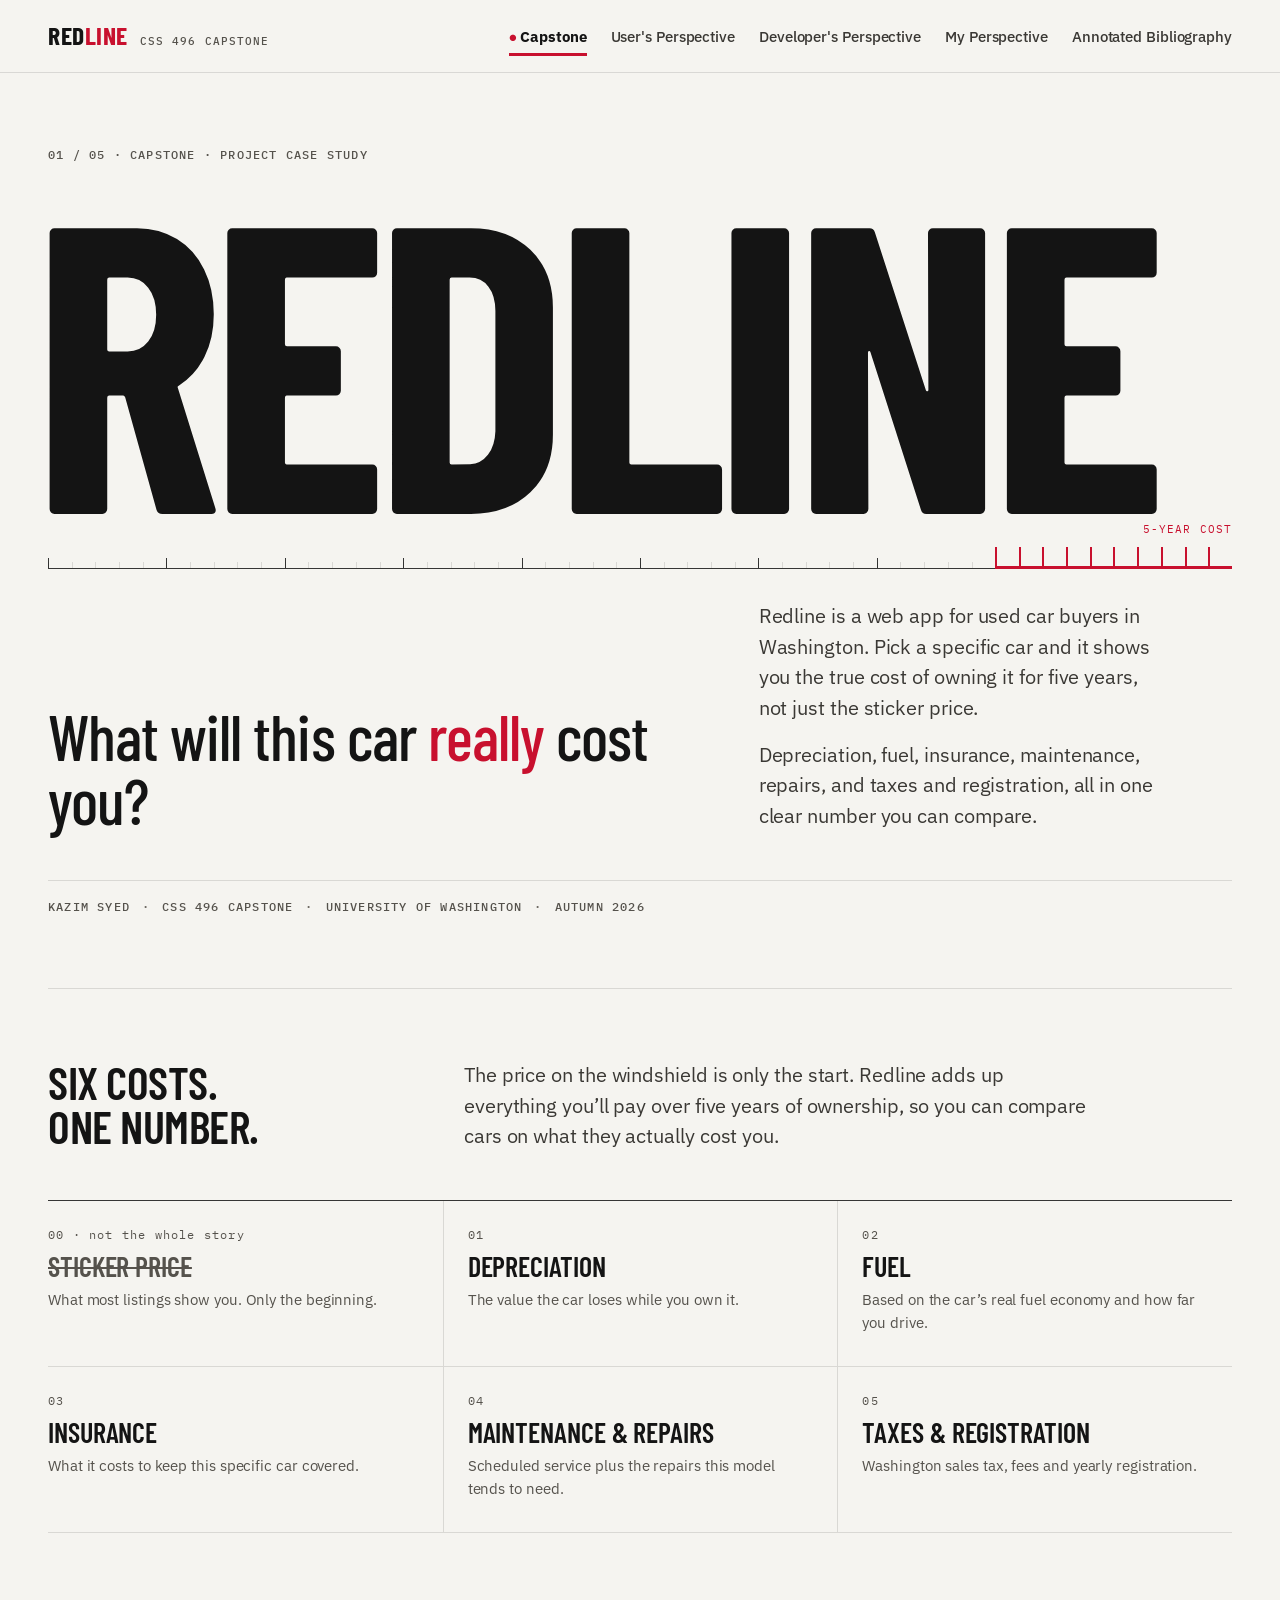
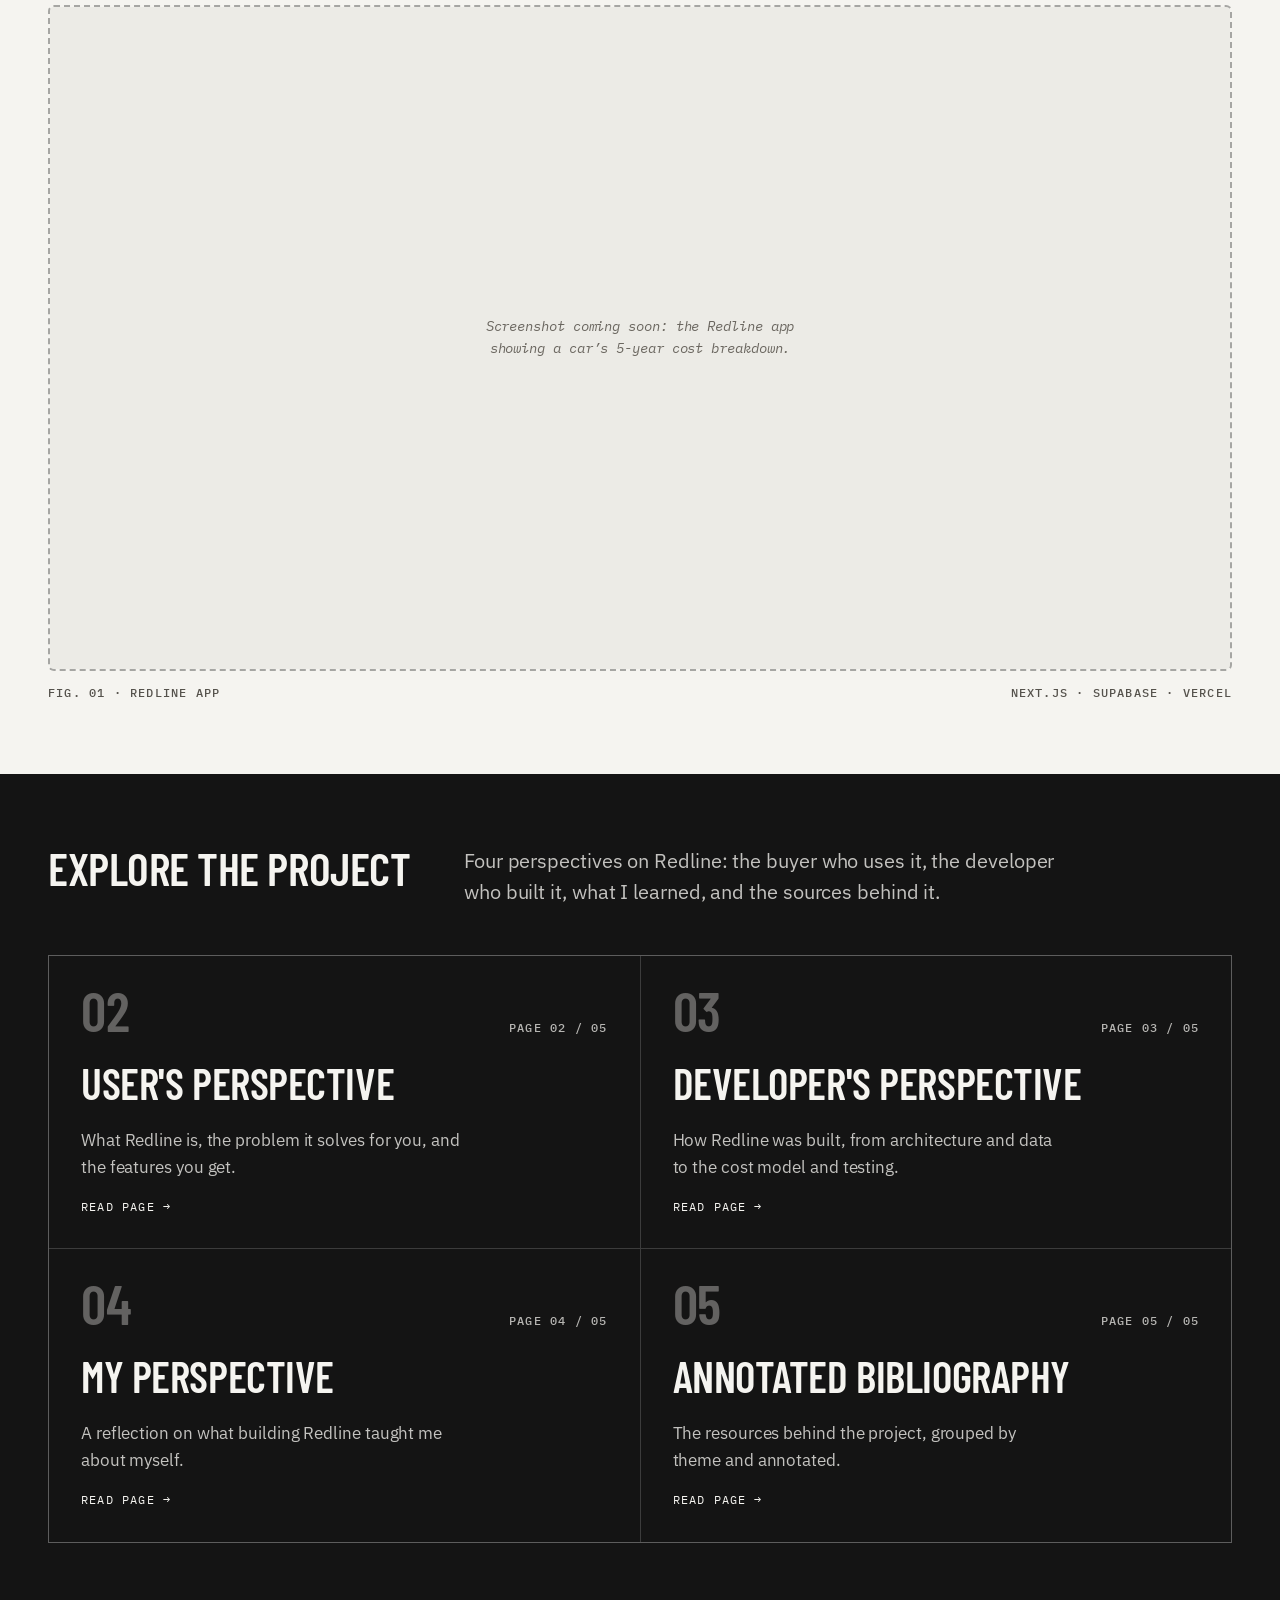
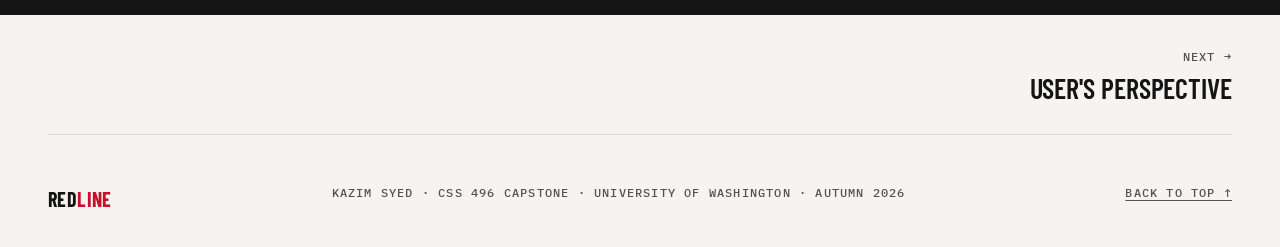
<file: index.html>
<!DOCTYPE html>
<html lang="en">
<head>
  <meta charset="UTF-8">
  <meta name="viewport" content="width=device-width, initial-scale=1">
  <title>Capstone · Redline · Kazim Syed</title>
  <meta name="description" content="Kazim Syed's CSS 496 capstone portfolio for Redline, a web app that shows used car buyers in Washington the true 5-year cost of owning a specific car.">
  <meta name="theme-color" content="#f5f4f0">
  <link rel="icon" href="data:image/svg+xml,%3Csvg xmlns='http://www.w3.org/2000/svg' viewBox='0 0 32 32'%3E%3Crect width='32' height='32' fill='%23141414'/%3E%3Crect x='6' y='20' width='20' height='3' fill='%23c8102e'/%3E%3C/svg%3E">
  <link rel="preconnect" href="https://fonts.googleapis.com">
  <link rel="preconnect" href="https://fonts.gstatic.com" crossorigin>
  <link rel="stylesheet" href="https://fonts.googleapis.com/css2?family=Barlow+Condensed:wght@500;600;700&family=IBM+Plex+Mono:wght@400;500&family=IBM+Plex+Sans:ital,wght@0,400;0,500;0,600;0,700;1,400&display=swap">
  <link rel="stylesheet" href="style.css">
</head>
<body>
  <a class="skip" href="#main">Skip to main content</a>
  <header class="site-header">
    <div class="wrap">
      <a class="brand" href="index.html" aria-label="Redline Capstone, home">
        <span class="brand-mark">Red<span>line</span></span>
        <span class="label">CSS 496 Capstone</span>
      </a>
      <nav class="nav" aria-label="Portfolio pages">
        <ul>
          <li><a href="index.html" aria-current="page">Capstone</a></li>
          <li><a href="users-perspective.html">User's Perspective</a></li>
          <li><a href="developers-perspective.html">Developer's Perspective</a></li>
          <li><a href="my-perspective.html">My Perspective</a></li>
          <li><a href="annotated-bibliography.html">Annotated Bibliography</a></li>
        </ul>
      </nav>
    </div>
  </header>

  <main id="main">
    <section class="hero wrap" aria-labelledby="hero-title">
      <p class="label">01 / 05 &middot; Capstone &middot; Project case study</p>
      <h1 class="hero-title" id="hero-title"><span>Redline</span></h1>
      <div class="redline" aria-hidden="true"><span class="redline-tag">5-year cost</span></div>
      <div class="hero-grid">
        <p class="hook">What will this car <em>really</em> cost you?</p>
        <div class="hero-copy">
          <p>Redline is a web app for used car buyers in Washington. Pick a specific car and it shows you the true cost of owning it for five years, not just the sticker price.</p>
          <p>Depreciation, fuel, insurance, maintenance, repairs, and taxes and registration, all in one clear number you can compare.</p>
        </div>
      </div>
      <p class="byline label"><span>Kazim Syed</span><span>CSS 496 Capstone</span><span>University of Washington</span><span>Autumn 2026</span></p>
    </section>

    <section class="costs wrap" aria-labelledby="costs-title">
      <div class="section-head">
        <h2 id="costs-title">Six costs.<br>One number.</h2>
        <p>The price on the windshield is only the start. Redline adds up everything you&rsquo;ll pay over five years of ownership, so you can compare cars on what they actually cost you.</p>
      </div>
      <ol class="cost-list">
        <li class="is-sticker">
          <span class="cost-num">00 &middot; not the whole story</span>
          <span class="cost-name">Sticker price</span>
          <p>What most listings show you. Only the beginning.</p>
        </li>
        <li>
          <span class="cost-num">01</span>
          <span class="cost-name">Depreciation</span>
          <p>The value the car loses while you own it.</p>
        </li>
        <li>
          <span class="cost-num">02</span>
          <span class="cost-name">Fuel</span>
          <p>Based on the car&rsquo;s real fuel economy and how far you drive.</p>
        </li>
        <li>
          <span class="cost-num">03</span>
          <span class="cost-name">Insurance</span>
          <p>What it costs to keep this specific car covered.</p>
        </li>
        <li>
          <span class="cost-num">04</span>
          <span class="cost-name">Maintenance &amp; repairs</span>
          <p>Scheduled service plus the repairs this model tends to need.</p>
        </li>
        <li>
          <span class="cost-num">05</span>
          <span class="cost-name">Taxes &amp; registration</span>
          <p>Washington sales tax, fees and yearly registration.</p>
        </li>
      </ol>
    </section>

    <section class="shot wrap" aria-label="App screenshot">
      <figure>
        <div class="shot-frame" role="img" aria-label="Placeholder for a screenshot of the Redline app showing a car's 5-year cost breakdown">
          <p>Screenshot coming soon: the Redline app showing a car&rsquo;s 5-year cost breakdown.</p>
        </div>
        <figcaption><span class="label">Fig. 01 &middot; Redline app</span><span class="label">Next.js &middot; Supabase &middot; Vercel</span></figcaption>
      </figure>
    </section>

    <section class="explore" aria-labelledby="explore-title">
      <div class="wrap">
        <div class="section-head">
          <h2 id="explore-title">Explore the project</h2>
          <p>Four perspectives on Redline: the buyer who uses it, the developer who built it, what I learned, and the sources behind it.</p>
        </div>
        <ul class="cards">
        <li class="card">
          <a href="users-perspective.html">
            <span class="card-top"><span class="card-num">02</span><span class="label">Page 02 / 05</span></span>
            <h3>User's Perspective</h3>
            <div class="card-body">
              <p>What Redline is, the problem it solves for you, and the features you get.</p>
              <span class="card-go">Read page <span class="arrow" aria-hidden="true">&rarr;</span></span>
            </div>
          </a>
        </li>
        <li class="card">
          <a href="developers-perspective.html">
            <span class="card-top"><span class="card-num">03</span><span class="label">Page 03 / 05</span></span>
            <h3>Developer's Perspective</h3>
            <div class="card-body">
              <p>How Redline was built, from architecture and data to the cost model and testing.</p>
              <span class="card-go">Read page <span class="arrow" aria-hidden="true">&rarr;</span></span>
            </div>
          </a>
        </li>
        <li class="card">
          <a href="my-perspective.html">
            <span class="card-top"><span class="card-num">04</span><span class="label">Page 04 / 05</span></span>
            <h3>My Perspective</h3>
            <div class="card-body">
              <p>A reflection on what building Redline taught me about myself.</p>
              <span class="card-go">Read page <span class="arrow" aria-hidden="true">&rarr;</span></span>
            </div>
          </a>
        </li>
        <li class="card">
          <a href="annotated-bibliography.html">
            <span class="card-top"><span class="card-num">05</span><span class="label">Page 05 / 05</span></span>
            <h3>Annotated Bibliography</h3>
            <div class="card-body">
              <p>The resources behind the project, grouped by theme and annotated.</p>
              <span class="card-go">Read page <span class="arrow" aria-hidden="true">&rarr;</span></span>
            </div>
          </a>
        </li>
        </ul>
      </div>
    </section>

    <nav class="wrap" aria-label="Previous and next page">
      <div class="pager">
        <a class="next" href="users-perspective.html"><span class="label">Next &rarr;</span><strong>User's Perspective</strong></a>
      </div>
    </nav>
  </main>

  <footer class="site-footer">
    <div class="wrap">
      <span class="footer-mark">Red<span>line</span></span>
      <p class="label">Kazim Syed &middot; CSS 496 Capstone &middot; University of Washington &middot; Autumn 2026</p>
      <p class="label"><a href="#main">Back to top &uarr;</a></p>
    </div>
  </footer>
</body>
</html>
</file>
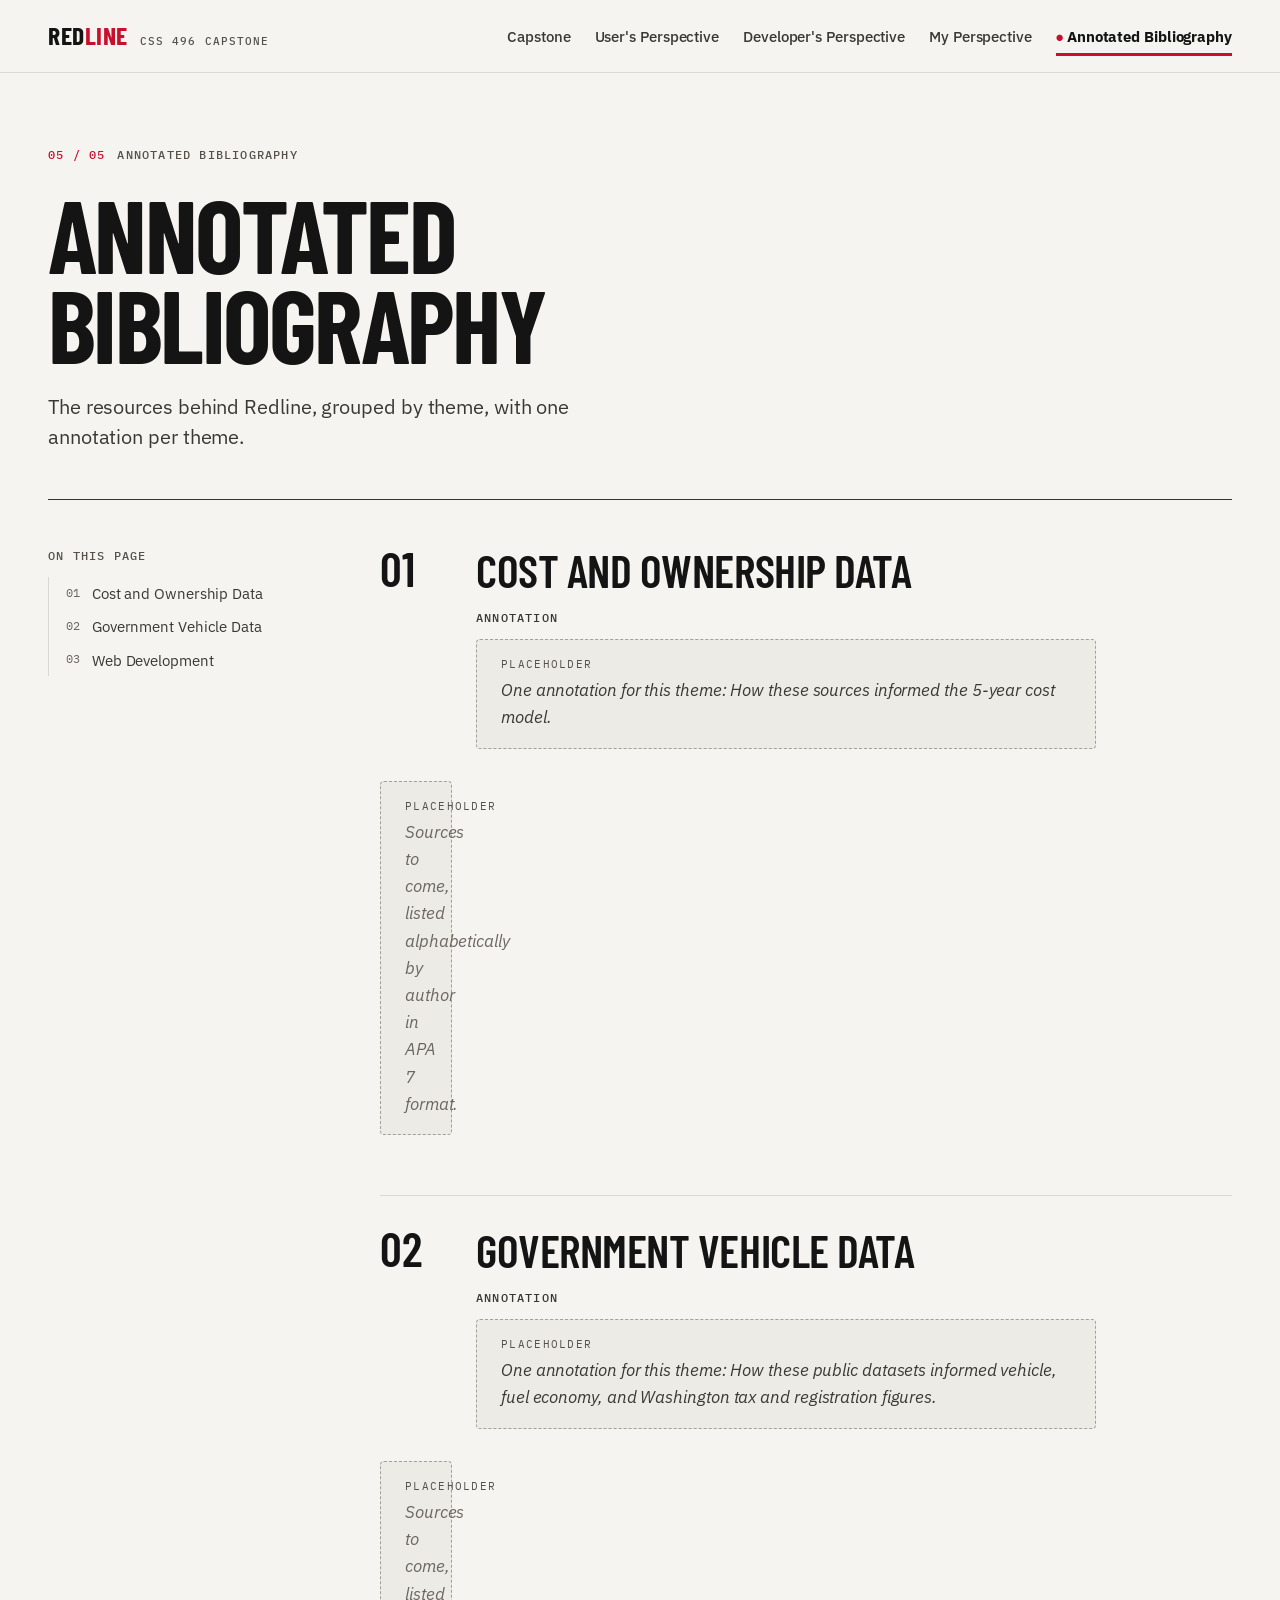
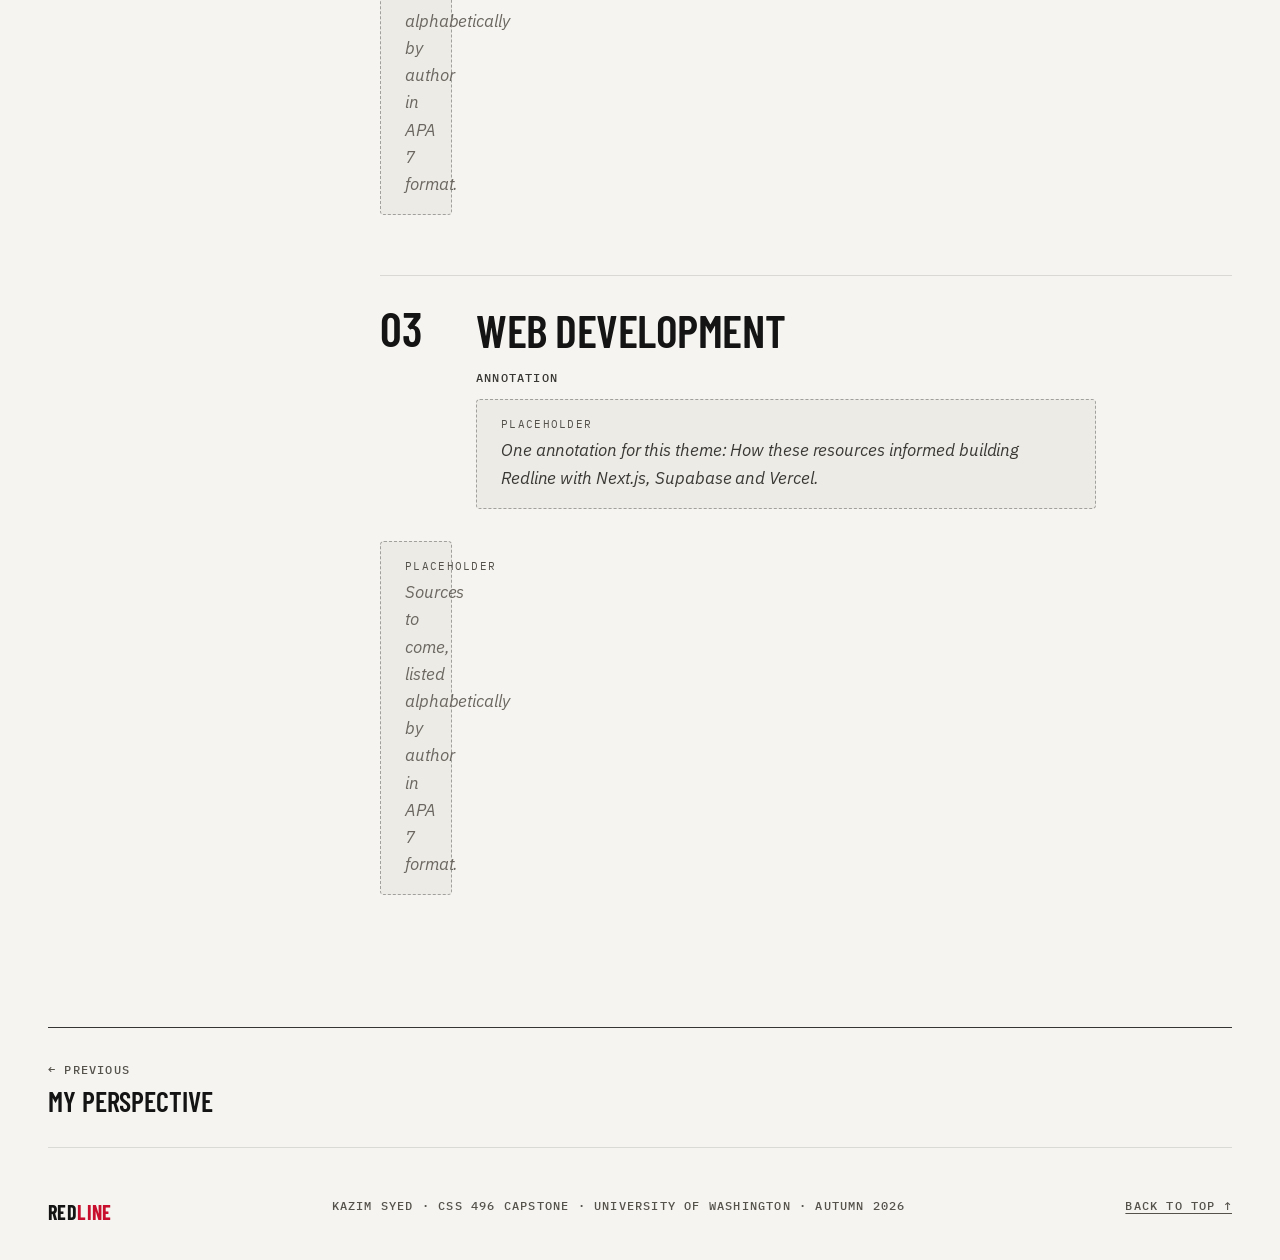
<file: annotated-bibliography.html>
<!DOCTYPE html>
<html lang="en">
<head>
  <meta charset="UTF-8">
  <meta name="viewport" content="width=device-width, initial-scale=1">
  <title>Annotated Bibliography · Redline Capstone · Kazim Syed</title>
  <meta name="description" content="Annotated Bibliography: The resources behind Redline, grouped by theme, with one annotation per theme.">
  <meta name="theme-color" content="#f5f4f0">
  <link rel="icon" href="data:image/svg+xml,%3Csvg xmlns='http://www.w3.org/2000/svg' viewBox='0 0 32 32'%3E%3Crect width='32' height='32' fill='%23141414'/%3E%3Crect x='6' y='20' width='20' height='3' fill='%23c8102e'/%3E%3C/svg%3E">
  <link rel="preconnect" href="https://fonts.googleapis.com">
  <link rel="preconnect" href="https://fonts.gstatic.com" crossorigin>
  <link rel="stylesheet" href="https://fonts.googleapis.com/css2?family=Barlow+Condensed:wght@500;600;700&family=IBM+Plex+Mono:wght@400;500&family=IBM+Plex+Sans:ital,wght@0,400;0,500;0,600;0,700;1,400&display=swap">
  <link rel="stylesheet" href="style.css">
</head>
<body>
  <a class="skip" href="#main">Skip to main content</a>
  <header class="site-header">
    <div class="wrap">
      <a class="brand" href="index.html" aria-label="Redline Capstone, home">
        <span class="brand-mark">Red<span>line</span></span>
        <span class="label">CSS 496 Capstone</span>
      </a>
      <nav class="nav" aria-label="Portfolio pages">
        <ul>
          <li><a href="index.html">Capstone</a></li>
          <li><a href="users-perspective.html">User's Perspective</a></li>
          <li><a href="developers-perspective.html">Developer's Perspective</a></li>
          <li><a href="my-perspective.html">My Perspective</a></li>
          <li><a href="annotated-bibliography.html" aria-current="page">Annotated Bibliography</a></li>
        </ul>
      </nav>
    </div>
  </header>

  <main id="main">
    <header class="page-head wrap">
      <p class="label"><b>05 / 05</b> <span>Annotated Bibliography</span></p>
      <h1>Annotated Bibliography</h1>
      <p class="subtitle">The resources behind Redline, grouped by theme, with one annotation per theme.</p>
    </header>

    <div class="doc wrap">
      <nav class="toc" aria-labelledby="toc-title">
        <h2 id="toc-title">On this page</h2>
        <ol>
            <li><a href="#cost-and-ownership-data">Cost and Ownership Data</a></li>
            <li><a href="#government-vehicle-data">Government Vehicle Data</a></li>
            <li><a href="#web-development">Web Development</a></li>
        </ol>
      </nav>

      <div class="sections">
        <section class="sec" id="cost-and-ownership-data" aria-labelledby="cost-and-ownership-data-h">
          <h2 id="cost-and-ownership-data-h">Cost and Ownership Data</h2>
          <p class="label tag">Annotation</p>
          <p class="placeholder">One annotation for this theme: How these sources informed the 5-year cost model.</p>
          <ul class="sources" aria-label="Sources for Cost and Ownership Data, APA, alphabetical">
            <li class="placeholder">Sources to come, listed alphabetically by author in APA 7 format.</li>
          </ul>
        </section>
        <section class="sec" id="government-vehicle-data" aria-labelledby="government-vehicle-data-h">
          <h2 id="government-vehicle-data-h">Government Vehicle Data</h2>
          <p class="label tag">Annotation</p>
          <p class="placeholder">One annotation for this theme: How these public datasets informed vehicle, fuel economy, and Washington tax and registration figures.</p>
          <ul class="sources" aria-label="Sources for Government Vehicle Data, APA, alphabetical">
            <li class="placeholder">Sources to come, listed alphabetically by author in APA 7 format.</li>
          </ul>
        </section>
        <section class="sec" id="web-development" aria-labelledby="web-development-h">
          <h2 id="web-development-h">Web Development</h2>
          <p class="label tag">Annotation</p>
          <p class="placeholder">One annotation for this theme: How these resources informed building Redline with Next.js, Supabase and Vercel.</p>
          <ul class="sources" aria-label="Sources for Web Development, APA, alphabetical">
            <li class="placeholder">Sources to come, listed alphabetically by author in APA 7 format.</li>
          </ul>
        </section>
      </div>
    </div>

    <nav class="wrap" aria-label="Previous and next page">
      <div class="pager">
        <a class="prev" href="my-perspective.html"><span class="label">&larr; Previous</span><strong>My Perspective</strong></a>
      </div>
    </nav>
  </main>

  <footer class="site-footer">
    <div class="wrap">
      <span class="footer-mark">Red<span>line</span></span>
      <p class="label">Kazim Syed &middot; CSS 496 Capstone &middot; University of Washington &middot; Autumn 2026</p>
      <p class="label"><a href="#main">Back to top &uarr;</a></p>
    </div>
  </footer>
</body>
</html>
</file>
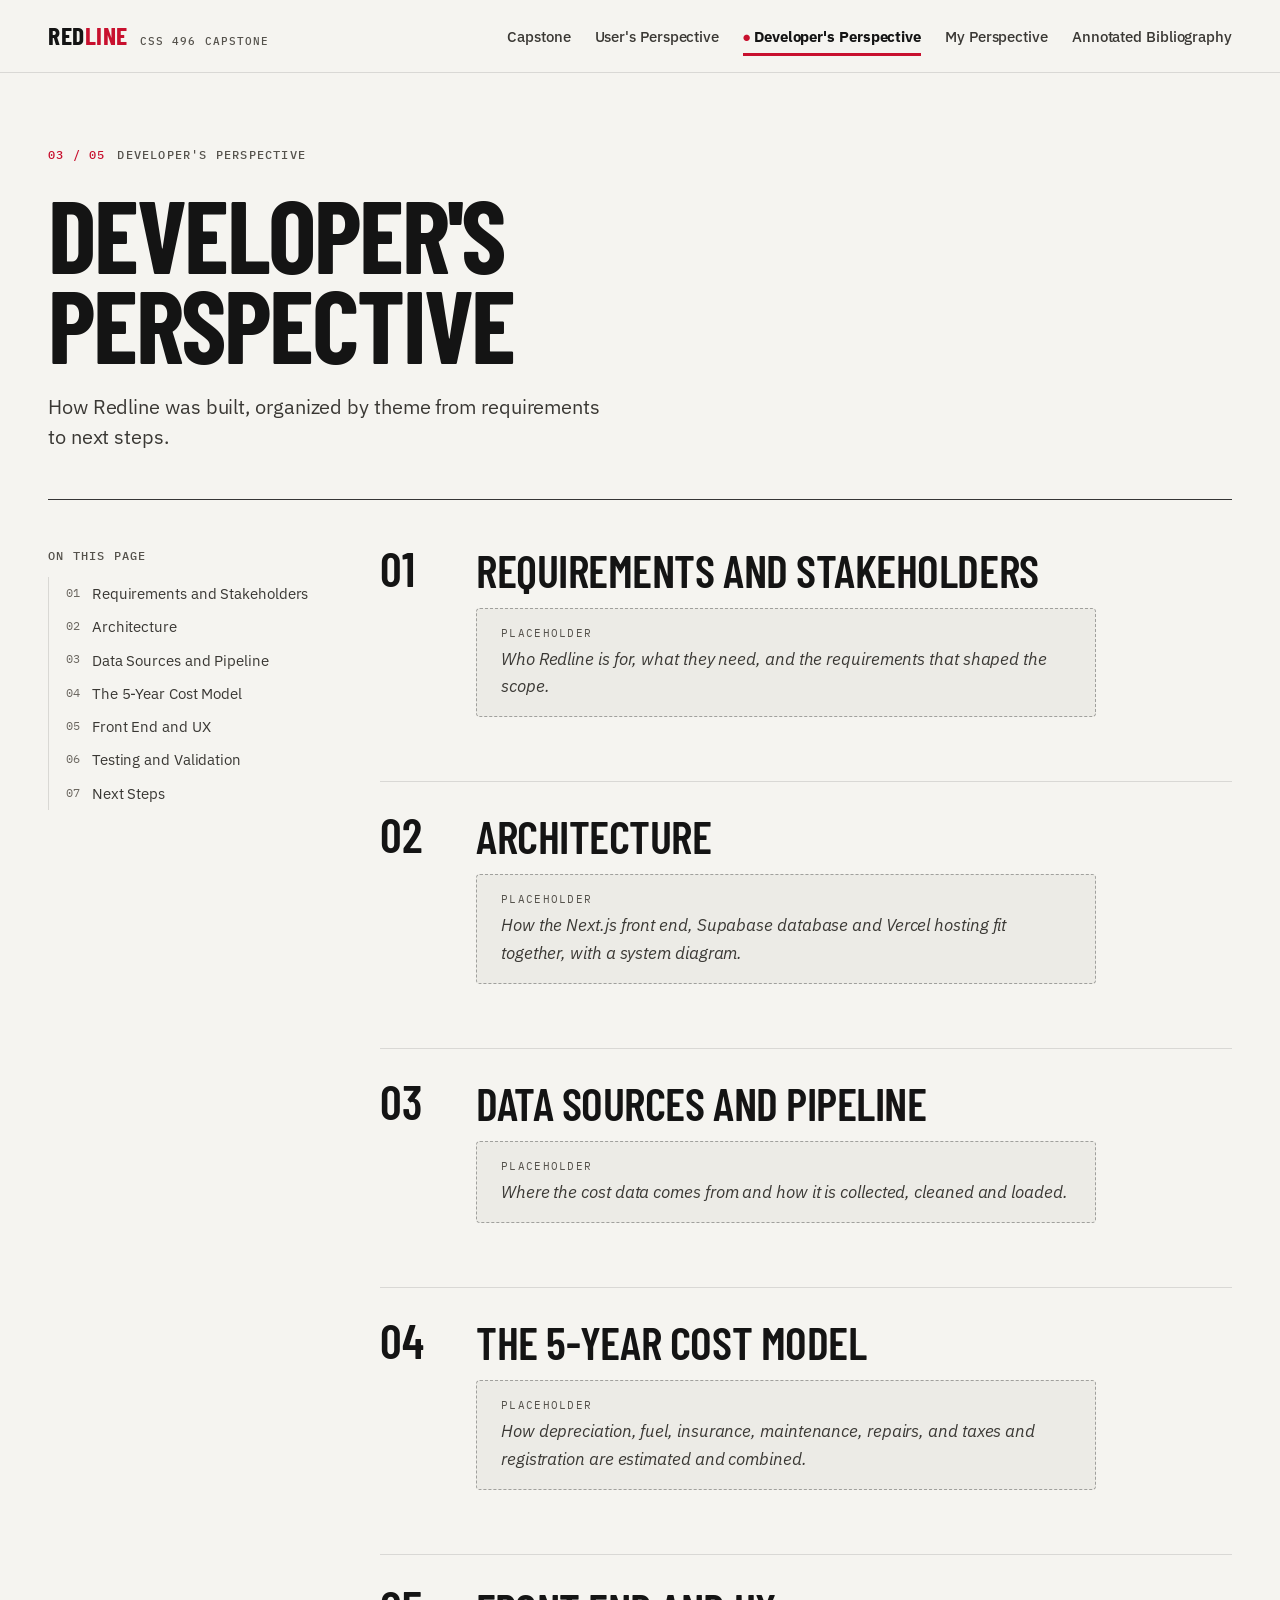
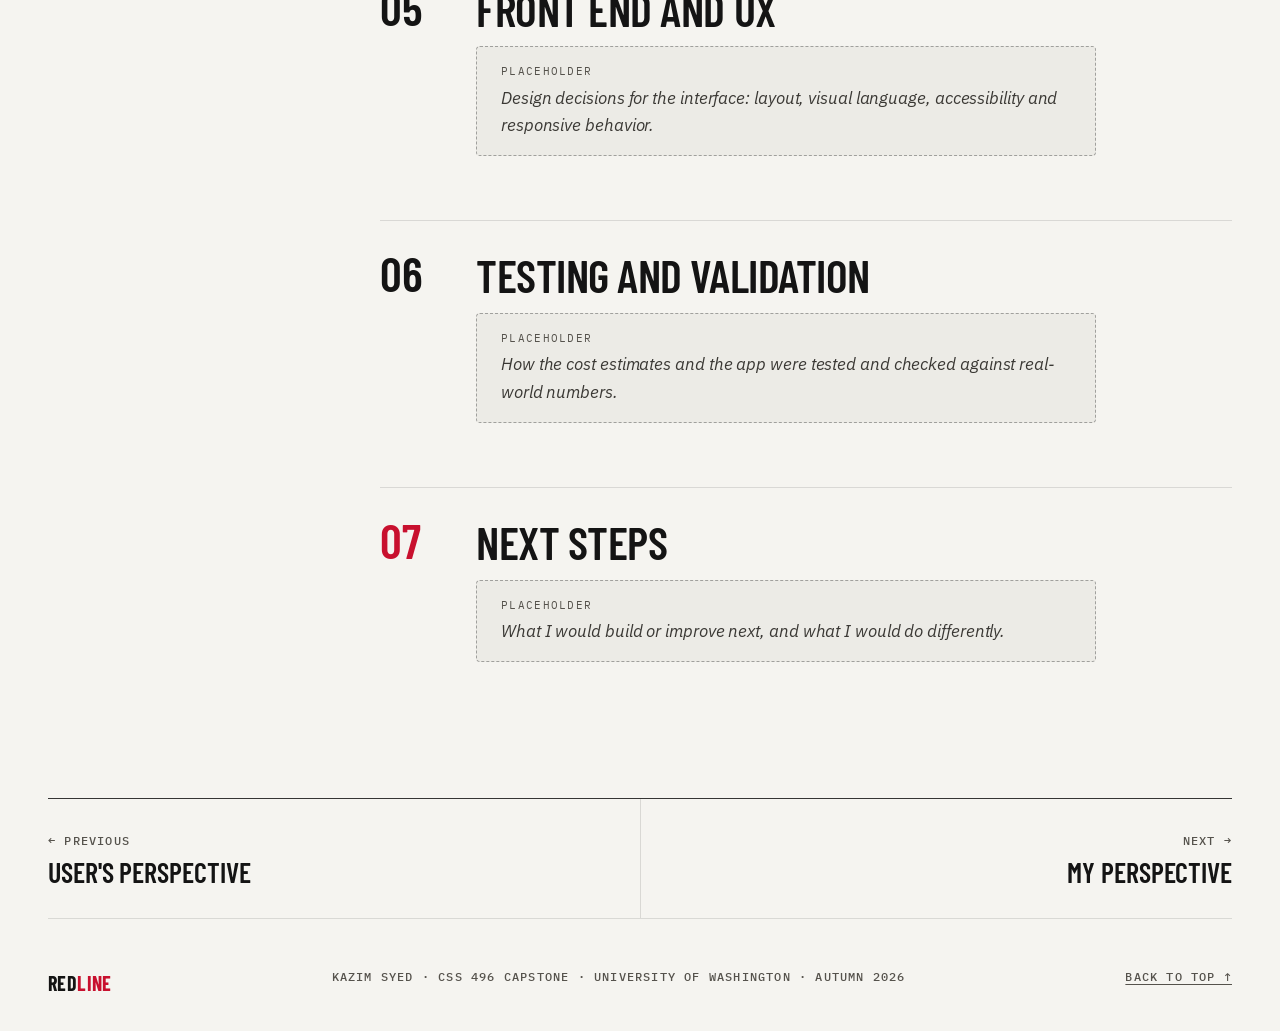
<file: developers-perspective.html>
<!DOCTYPE html>
<html lang="en">
<head>
  <meta charset="UTF-8">
  <meta name="viewport" content="width=device-width, initial-scale=1">
  <title>Developer's Perspective · Redline Capstone · Kazim Syed</title>
  <meta name="description" content="Developer's Perspective: How Redline was built, organized by theme from requirements to next steps.">
  <meta name="theme-color" content="#f5f4f0">
  <link rel="icon" href="data:image/svg+xml,%3Csvg xmlns='http://www.w3.org/2000/svg' viewBox='0 0 32 32'%3E%3Crect width='32' height='32' fill='%23141414'/%3E%3Crect x='6' y='20' width='20' height='3' fill='%23c8102e'/%3E%3C/svg%3E">
  <link rel="preconnect" href="https://fonts.googleapis.com">
  <link rel="preconnect" href="https://fonts.gstatic.com" crossorigin>
  <link rel="stylesheet" href="https://fonts.googleapis.com/css2?family=Barlow+Condensed:wght@500;600;700&family=IBM+Plex+Mono:wght@400;500&family=IBM+Plex+Sans:ital,wght@0,400;0,500;0,600;0,700;1,400&display=swap">
  <link rel="stylesheet" href="style.css">
</head>
<body>
  <a class="skip" href="#main">Skip to main content</a>
  <header class="site-header">
    <div class="wrap">
      <a class="brand" href="index.html" aria-label="Redline Capstone, home">
        <span class="brand-mark">Red<span>line</span></span>
        <span class="label">CSS 496 Capstone</span>
      </a>
      <nav class="nav" aria-label="Portfolio pages">
        <ul>
          <li><a href="index.html">Capstone</a></li>
          <li><a href="users-perspective.html">User's Perspective</a></li>
          <li><a href="developers-perspective.html" aria-current="page">Developer's Perspective</a></li>
          <li><a href="my-perspective.html">My Perspective</a></li>
          <li><a href="annotated-bibliography.html">Annotated Bibliography</a></li>
        </ul>
      </nav>
    </div>
  </header>

  <main id="main">
    <header class="page-head wrap">
      <p class="label"><b>03 / 05</b> <span>Developer's Perspective</span></p>
      <h1>Developer's Perspective</h1>
      <p class="subtitle">How Redline was built, organized by theme from requirements to next steps.</p>
    </header>

    <div class="doc wrap">
      <nav class="toc" aria-labelledby="toc-title">
        <h2 id="toc-title">On this page</h2>
        <ol>
            <li><a href="#requirements-and-stakeholders">Requirements and Stakeholders</a></li>
            <li><a href="#architecture">Architecture</a></li>
            <li><a href="#data-sources-and-pipeline">Data Sources and Pipeline</a></li>
            <li><a href="#the-5-year-cost-model">The 5-Year Cost Model</a></li>
            <li><a href="#front-end-and-ux">Front End and UX</a></li>
            <li><a href="#testing-and-validation">Testing and Validation</a></li>
            <li><a href="#next-steps">Next Steps</a></li>
        </ol>
      </nav>

      <div class="sections">
        <section class="sec" id="requirements-and-stakeholders" aria-labelledby="requirements-and-stakeholders-h">
          <h2 id="requirements-and-stakeholders-h">Requirements and Stakeholders</h2>
          <p class="placeholder">Who Redline is for, what they need, and the requirements that shaped the scope.</p>
        </section>
        <section class="sec" id="architecture" aria-labelledby="architecture-h">
          <h2 id="architecture-h">Architecture</h2>
          <p class="placeholder">How the Next.js front end, Supabase database and Vercel hosting fit together, with a system diagram.</p>
        </section>
        <section class="sec" id="data-sources-and-pipeline" aria-labelledby="data-sources-and-pipeline-h">
          <h2 id="data-sources-and-pipeline-h">Data Sources and Pipeline</h2>
          <p class="placeholder">Where the cost data comes from and how it is collected, cleaned and loaded.</p>
        </section>
        <section class="sec" id="the-5-year-cost-model" aria-labelledby="the-5-year-cost-model-h">
          <h2 id="the-5-year-cost-model-h">The 5-Year Cost Model</h2>
          <p class="placeholder">How depreciation, fuel, insurance, maintenance, repairs, and taxes and registration are estimated and combined.</p>
        </section>
        <section class="sec" id="front-end-and-ux" aria-labelledby="front-end-and-ux-h">
          <h2 id="front-end-and-ux-h">Front End and UX</h2>
          <p class="placeholder">Design decisions for the interface: layout, visual language, accessibility and responsive behavior.</p>
        </section>
        <section class="sec" id="testing-and-validation" aria-labelledby="testing-and-validation-h">
          <h2 id="testing-and-validation-h">Testing and Validation</h2>
          <p class="placeholder">How the cost estimates and the app were tested and checked against real-world numbers.</p>
        </section>
        <section class="sec is-final" id="next-steps" aria-labelledby="next-steps-h">
          <h2 id="next-steps-h">Next Steps</h2>
          <p class="placeholder">What I would build or improve next, and what I would do differently.</p>
        </section>
      </div>
    </div>

    <nav class="wrap" aria-label="Previous and next page">
      <div class="pager">
        <a class="prev" href="users-perspective.html"><span class="label">&larr; Previous</span><strong>User's Perspective</strong></a>
        <a class="next" href="my-perspective.html"><span class="label">Next &rarr;</span><strong>My Perspective</strong></a>
      </div>
    </nav>
  </main>

  <footer class="site-footer">
    <div class="wrap">
      <span class="footer-mark">Red<span>line</span></span>
      <p class="label">Kazim Syed &middot; CSS 496 Capstone &middot; University of Washington &middot; Autumn 2026</p>
      <p class="label"><a href="#main">Back to top &uarr;</a></p>
    </div>
  </footer>
</body>
</html>
</file>
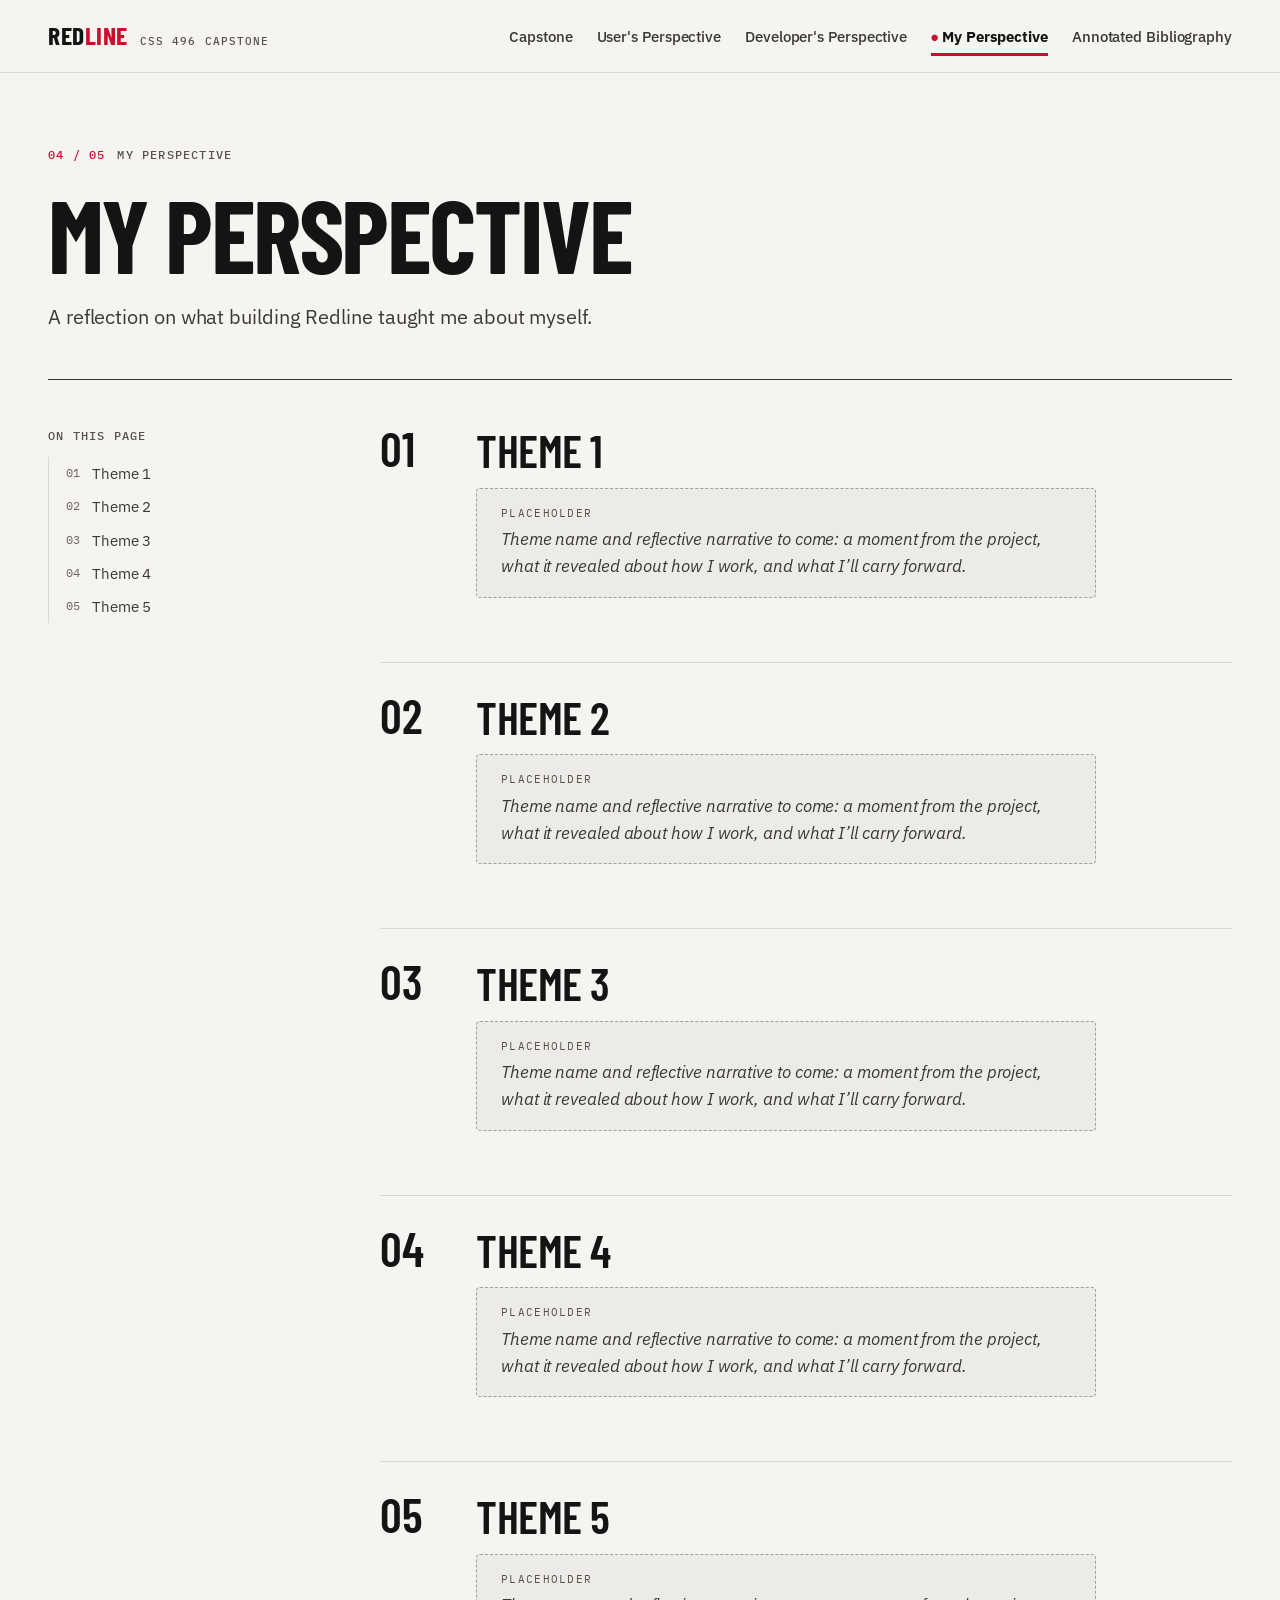
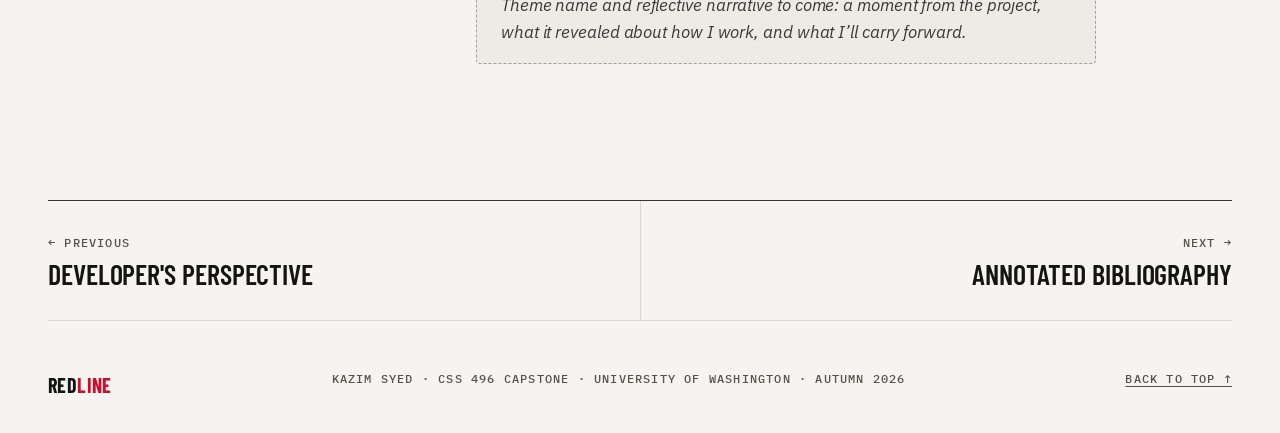
<file: my-perspective.html>
<!DOCTYPE html>
<html lang="en">
<head>
  <meta charset="UTF-8">
  <meta name="viewport" content="width=device-width, initial-scale=1">
  <title>My Perspective · Redline Capstone · Kazim Syed</title>
  <meta name="description" content="My Perspective: A reflection on what building Redline taught me about myself.">
  <meta name="theme-color" content="#f5f4f0">
  <link rel="icon" href="data:image/svg+xml,%3Csvg xmlns='http://www.w3.org/2000/svg' viewBox='0 0 32 32'%3E%3Crect width='32' height='32' fill='%23141414'/%3E%3Crect x='6' y='20' width='20' height='3' fill='%23c8102e'/%3E%3C/svg%3E">
  <link rel="preconnect" href="https://fonts.googleapis.com">
  <link rel="preconnect" href="https://fonts.gstatic.com" crossorigin>
  <link rel="stylesheet" href="https://fonts.googleapis.com/css2?family=Barlow+Condensed:wght@500;600;700&family=IBM+Plex+Mono:wght@400;500&family=IBM+Plex+Sans:ital,wght@0,400;0,500;0,600;0,700;1,400&display=swap">
  <link rel="stylesheet" href="style.css">
</head>
<body>
  <a class="skip" href="#main">Skip to main content</a>
  <header class="site-header">
    <div class="wrap">
      <a class="brand" href="index.html" aria-label="Redline Capstone, home">
        <span class="brand-mark">Red<span>line</span></span>
        <span class="label">CSS 496 Capstone</span>
      </a>
      <nav class="nav" aria-label="Portfolio pages">
        <ul>
          <li><a href="index.html">Capstone</a></li>
          <li><a href="users-perspective.html">User's Perspective</a></li>
          <li><a href="developers-perspective.html">Developer's Perspective</a></li>
          <li><a href="my-perspective.html" aria-current="page">My Perspective</a></li>
          <li><a href="annotated-bibliography.html">Annotated Bibliography</a></li>
        </ul>
      </nav>
    </div>
  </header>

  <main id="main">
    <header class="page-head wrap">
      <p class="label"><b>04 / 05</b> <span>My Perspective</span></p>
      <h1>My Perspective</h1>
      <p class="subtitle">A reflection on what building Redline taught me about myself.</p>
    </header>

    <div class="doc wrap">
      <nav class="toc" aria-labelledby="toc-title">
        <h2 id="toc-title">On this page</h2>
        <ol>
            <li><a href="#theme-1">Theme 1</a></li>
            <li><a href="#theme-2">Theme 2</a></li>
            <li><a href="#theme-3">Theme 3</a></li>
            <li><a href="#theme-4">Theme 4</a></li>
            <li><a href="#theme-5">Theme 5</a></li>
        </ol>
      </nav>

      <div class="sections">
        <section class="sec" id="theme-1" aria-labelledby="theme-1-h">
          <h2 id="theme-1-h">Theme 1</h2>
          <p class="placeholder">Theme name and reflective narrative to come: a moment from the project, what it revealed about how I work, and what I&rsquo;ll carry forward.</p>
        </section>
        <section class="sec" id="theme-2" aria-labelledby="theme-2-h">
          <h2 id="theme-2-h">Theme 2</h2>
          <p class="placeholder">Theme name and reflective narrative to come: a moment from the project, what it revealed about how I work, and what I&rsquo;ll carry forward.</p>
        </section>
        <section class="sec" id="theme-3" aria-labelledby="theme-3-h">
          <h2 id="theme-3-h">Theme 3</h2>
          <p class="placeholder">Theme name and reflective narrative to come: a moment from the project, what it revealed about how I work, and what I&rsquo;ll carry forward.</p>
        </section>
        <section class="sec" id="theme-4" aria-labelledby="theme-4-h">
          <h2 id="theme-4-h">Theme 4</h2>
          <p class="placeholder">Theme name and reflective narrative to come: a moment from the project, what it revealed about how I work, and what I&rsquo;ll carry forward.</p>
        </section>
        <section class="sec" id="theme-5" aria-labelledby="theme-5-h">
          <h2 id="theme-5-h">Theme 5</h2>
          <p class="placeholder">Theme name and reflective narrative to come: a moment from the project, what it revealed about how I work, and what I&rsquo;ll carry forward.</p>
        </section>
      </div>
    </div>

    <nav class="wrap" aria-label="Previous and next page">
      <div class="pager">
        <a class="prev" href="developers-perspective.html"><span class="label">&larr; Previous</span><strong>Developer's Perspective</strong></a>
        <a class="next" href="annotated-bibliography.html"><span class="label">Next &rarr;</span><strong>Annotated Bibliography</strong></a>
      </div>
    </nav>
  </main>

  <footer class="site-footer">
    <div class="wrap">
      <span class="footer-mark">Red<span>line</span></span>
      <p class="label">Kazim Syed &middot; CSS 496 Capstone &middot; University of Washington &middot; Autumn 2026</p>
      <p class="label"><a href="#main">Back to top &uarr;</a></p>
    </div>
  </footer>
</body>
</html>
</file>
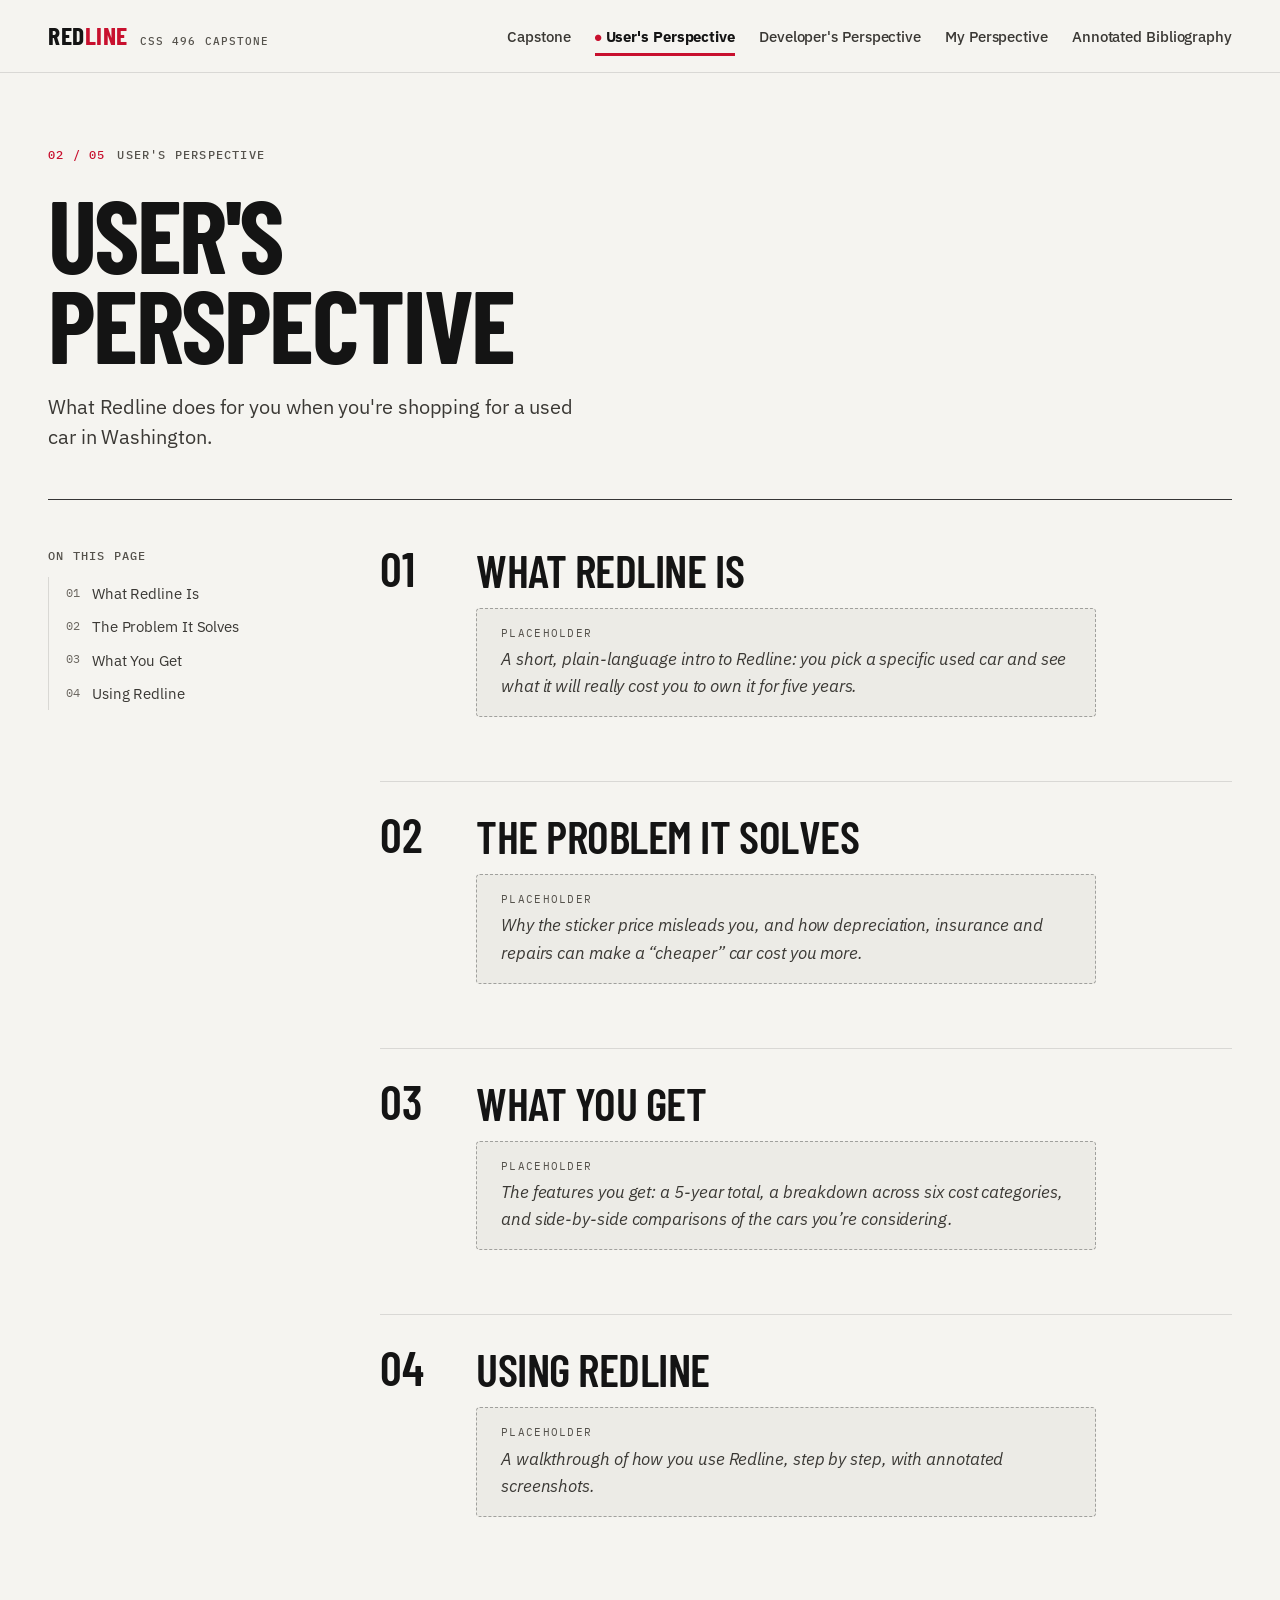
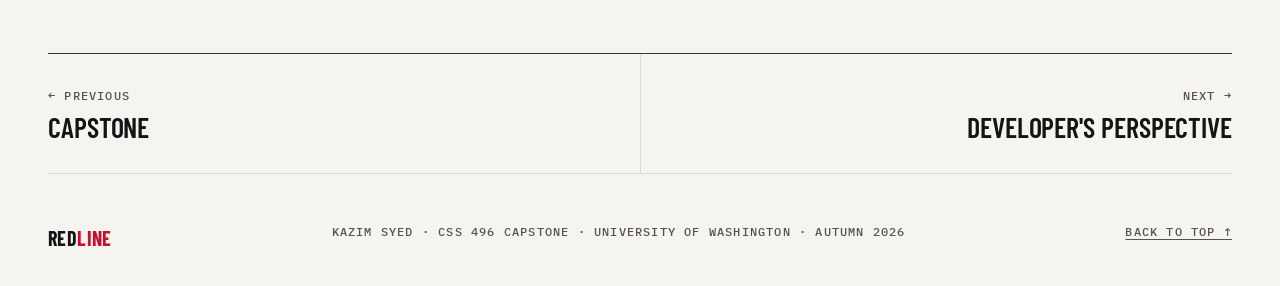
<file: users-perspective.html>
<!DOCTYPE html>
<html lang="en">
<head>
  <meta charset="UTF-8">
  <meta name="viewport" content="width=device-width, initial-scale=1">
  <title>User's Perspective · Redline Capstone · Kazim Syed</title>
  <meta name="description" content="User's Perspective: What Redline does for you when you're shopping for a used car in Washington.">
  <meta name="theme-color" content="#f5f4f0">
  <link rel="icon" href="data:image/svg+xml,%3Csvg xmlns='http://www.w3.org/2000/svg' viewBox='0 0 32 32'%3E%3Crect width='32' height='32' fill='%23141414'/%3E%3Crect x='6' y='20' width='20' height='3' fill='%23c8102e'/%3E%3C/svg%3E">
  <link rel="preconnect" href="https://fonts.googleapis.com">
  <link rel="preconnect" href="https://fonts.gstatic.com" crossorigin>
  <link rel="stylesheet" href="https://fonts.googleapis.com/css2?family=Barlow+Condensed:wght@500;600;700&family=IBM+Plex+Mono:wght@400;500&family=IBM+Plex+Sans:ital,wght@0,400;0,500;0,600;0,700;1,400&display=swap">
  <link rel="stylesheet" href="style.css">
</head>
<body>
  <a class="skip" href="#main">Skip to main content</a>
  <header class="site-header">
    <div class="wrap">
      <a class="brand" href="index.html" aria-label="Redline Capstone, home">
        <span class="brand-mark">Red<span>line</span></span>
        <span class="label">CSS 496 Capstone</span>
      </a>
      <nav class="nav" aria-label="Portfolio pages">
        <ul>
          <li><a href="index.html">Capstone</a></li>
          <li><a href="users-perspective.html" aria-current="page">User's Perspective</a></li>
          <li><a href="developers-perspective.html">Developer's Perspective</a></li>
          <li><a href="my-perspective.html">My Perspective</a></li>
          <li><a href="annotated-bibliography.html">Annotated Bibliography</a></li>
        </ul>
      </nav>
    </div>
  </header>

  <main id="main">
    <header class="page-head wrap">
      <p class="label"><b>02 / 05</b> <span>User's Perspective</span></p>
      <h1>User's Perspective</h1>
      <p class="subtitle">What Redline does for you when you're shopping for a used car in Washington.</p>
    </header>

    <div class="doc wrap">
      <nav class="toc" aria-labelledby="toc-title">
        <h2 id="toc-title">On this page</h2>
        <ol>
            <li><a href="#what-redline-is">What Redline Is</a></li>
            <li><a href="#the-problem-it-solves">The Problem It Solves</a></li>
            <li><a href="#what-you-get">What You Get</a></li>
            <li><a href="#using-redline">Using Redline</a></li>
        </ol>
      </nav>

      <div class="sections">
        <section class="sec" id="what-redline-is" aria-labelledby="what-redline-is-h">
          <h2 id="what-redline-is-h">What Redline Is</h2>
          <p class="placeholder">A short, plain-language intro to Redline: you pick a specific used car and see what it will really cost you to own it for five years.</p>
        </section>
        <section class="sec" id="the-problem-it-solves" aria-labelledby="the-problem-it-solves-h">
          <h2 id="the-problem-it-solves-h">The Problem It Solves</h2>
          <p class="placeholder">Why the sticker price misleads you, and how depreciation, insurance and repairs can make a &ldquo;cheaper&rdquo; car cost you more.</p>
        </section>
        <section class="sec" id="what-you-get" aria-labelledby="what-you-get-h">
          <h2 id="what-you-get-h">What You Get</h2>
          <p class="placeholder">The features you get: a 5-year total, a breakdown across six cost categories, and side-by-side comparisons of the cars you&rsquo;re considering.</p>
        </section>
        <section class="sec" id="using-redline" aria-labelledby="using-redline-h">
          <h2 id="using-redline-h">Using Redline</h2>
          <p class="placeholder">A walkthrough of how you use Redline, step by step, with annotated screenshots.</p>
        </section>
      </div>
    </div>

    <nav class="wrap" aria-label="Previous and next page">
      <div class="pager">
        <a class="prev" href="index.html"><span class="label">&larr; Previous</span><strong>Capstone</strong></a>
        <a class="next" href="developers-perspective.html"><span class="label">Next &rarr;</span><strong>Developer's Perspective</strong></a>
      </div>
    </nav>
  </main>

  <footer class="site-footer">
    <div class="wrap">
      <span class="footer-mark">Red<span>line</span></span>
      <p class="label">Kazim Syed &middot; CSS 496 Capstone &middot; University of Washington &middot; Autumn 2026</p>
      <p class="label"><a href="#main">Back to top &uarr;</a></p>
    </div>
  </footer>
</body>
</html>
</file>
<file: style.css>
/* =========================================================
   Redline · Capstone portfolio
   Kazim Syed · CSS 496 · University of Washington
   Plain CSS, no build step. Brand: light paper, near-black ink,
   one red accent used sparingly (the "redline").
   ========================================================= */

/* ---------- 1. Design tokens ---------- */
:root {
  /* Color (all text pairs meet WCAG AA on --paper) */
  --paper: #f5f4f0;        /* page background, never pure white */
  --paper-2: #ecebe6;      /* quiet panels */
  --card: #fbfaf7;         /* raised surfaces */
  --ink: #141414;          /* primary text, 16.7:1 */
  --ink-2: #3a3834;        /* secondary text */
  --muted: #55524c;        /* captions & labels, 7.0:1 */
  --faint: #6b6760;        /* placeholder text, 5.1:1 */
  --line: rgba(20, 20, 20, 0.12);
  --line-strong: rgba(20, 20, 20, 0.85);
  --red: #c8102e;          /* accent, 5.3:1, used sparingly */

  /* Type */
  --display: "Barlow Condensed", "Arial Narrow", sans-serif;
  --body: "IBM Plex Sans", system-ui, -apple-system, "Segoe UI", sans-serif;
  --mono: "IBM Plex Mono", ui-monospace, "SFMono-Regular", Menlo, monospace;

  --fs-hero: min(calc((100vw - 2 * var(--gutter)) / 2.9), calc((var(--max) - 6rem) / 2.9));
  --fs-h1: clamp(3rem, 8vw, 7rem);
  --fs-h2: clamp(1.9rem, 3.6vw, 2.9rem);
  --fs-h3: clamp(1.4rem, 2.2vw, 1.75rem);
  --fs-lead: clamp(1.15rem, 1.6vw, 1.4rem);
  --fs-body: clamp(1.0625rem, 1.1vw, 1.125rem);
  --fs-label: 0.75rem;

  /* Space (8pt-ish scale) */
  --s-1: 0.25rem; --s-2: 0.5rem; --s-3: 0.75rem; --s-4: 1rem;
  --s-5: 1.5rem; --s-6: 2rem; --s-7: 3rem; --s-8: 4.5rem; --s-9: 7rem;

  --gutter: clamp(1rem, 4vw, 3rem);
  --max: 1280px;

  /* Motion */
  --ease-out: cubic-bezier(0.16, 1, 0.3, 1);
  --ease-io: cubic-bezier(0.76, 0, 0.24, 1);
}

/* ---------- 2. Base ---------- */
*, *::before, *::after { box-sizing: border-box; }
html { -webkit-text-size-adjust: 100%; scroll-behavior: smooth; scroll-padding-top: var(--s-6); }
body {
  margin: 0;
  background: var(--paper);
  color: var(--ink);
  font-family: var(--body);
  font-size: var(--fs-body);
  line-height: 1.6;
  letter-spacing: -0.005em;
  -webkit-font-smoothing: antialiased;
  text-rendering: optimizeLegibility;
}
img { max-width: 100%; height: auto; display: block; }
a { color: inherit; }
h1, h2, h3 { margin: 0; font-family: var(--display); font-weight: 600; line-height: 0.95; letter-spacing: -0.01em; text-transform: uppercase; }
p { margin: 0; }
::selection { background: var(--ink); color: var(--paper); }

:focus-visible { outline: 3px solid var(--red); outline-offset: 3px; border-radius: 2px; }

.label {
  font-family: var(--mono);
  font-size: var(--fs-label);
  font-weight: 500;
  letter-spacing: 0.1em;
  text-transform: uppercase;
  color: var(--muted);
}

.wrap { width: 100%; max-width: var(--max); margin-inline: auto; padding-inline: var(--gutter); }

.skip {
  position: absolute; left: var(--s-4); top: -100px; z-index: 100;
  background: var(--ink); color: var(--paper); padding: var(--s-3) var(--s-4);
  font-family: var(--mono); font-size: 0.85rem; text-decoration: none;
}
.skip:focus { top: var(--s-4); }

/* ---------- 3. Header & navigation (identical on every page) ---------- */
.site-header {
  border-bottom: 1px solid var(--line);
  background: var(--paper);
}
.site-header .wrap {
  display: flex; align-items: center; justify-content: space-between;
  gap: var(--s-5); min-height: 72px;
}
.brand {
  display: inline-flex; align-items: baseline; gap: var(--s-3);
  text-decoration: none; white-space: nowrap;
}
.brand-mark {
  font-family: var(--display); font-weight: 700; font-size: 1.6rem;
  letter-spacing: 0.02em; text-transform: uppercase; line-height: 1;
}
.brand-mark span { color: var(--red); }
.brand .label { font-size: 0.7rem; }

.nav ul {
  display: flex; flex-wrap: wrap; gap: var(--s-1) var(--s-5);
  list-style: none; margin: 0; padding: 0;
}
.nav a {
  position: relative; display: inline-block;
  padding: var(--s-3) 0;
  font-family: var(--body); font-size: 0.95rem; font-weight: 500;
  color: var(--ink-2); text-decoration: none; white-space: nowrap;
}
.nav a::after {
  content: ""; position: absolute; left: 0; right: 0; bottom: 4px; height: 2px;
  background: var(--ink); transform: scaleX(0); transform-origin: right;
  transition: transform 400ms var(--ease-out);
}
.nav a:hover { color: var(--ink); }
.nav a:hover::after { transform: scaleX(1); transform-origin: left; }

/* Current page: bold weight + thick red underline + "●" marker.
   Meaning never rests on color alone. */
.nav a[aria-current="page"] { color: var(--ink); font-weight: 700; }
.nav a[aria-current="page"]::before {
  content: "●"; color: var(--red); font-size: 0.55em; margin-right: 0.45em;
  vertical-align: 0.25em;
}
.nav a[aria-current="page"]::after { background: var(--red); height: 3px; transform: scaleX(1); }

/* Mobile: nav stays fully visible (no hidden menu) as a tidy 2-column grid. */
@media (max-width: 960px) {
  .site-header .wrap { flex-direction: column; align-items: stretch; gap: 0; padding-block: var(--s-4) var(--s-2); }
  .nav ul { display: grid; grid-template-columns: 1fr 1fr; gap: 0 var(--s-4); margin-top: var(--s-2); }
  .nav li { border-top: 1px solid var(--line); }
  .nav a { display: block; padding: 0.6rem 0; font-size: 0.9rem; white-space: normal; line-height: 1.25; }
  .nav a::after { bottom: 0; right: auto; width: 2.5rem; }
  .nav li:first-child { grid-column: 1 / -1; }
}

/* ---------- 4. Landing hero ---------- */
.hero { padding-block: var(--s-8) var(--s-7); position: relative; }
.hero .label { display: block; margin-bottom: var(--s-5); }
.hero-title {
  font-size: var(--fs-hero); font-weight: 700; line-height: 0.8;
  letter-spacing: -0.035em; margin-left: -0.04em;
}
.hero-title span { display: inline-block; }

/* The "redline": a single tachometer-style rule with tick marks */
.redline {
  position: relative; height: 22px; margin-block: var(--s-6) var(--s-6);
  background:
    repeating-linear-gradient(90deg, var(--line-strong) 0 1px, transparent 1px 10%) bottom / 100% 10px no-repeat,
    repeating-linear-gradient(90deg, var(--line) 0 1px, transparent 1px 2%) bottom / 100% 6px no-repeat;
  border-bottom: 1px solid var(--line-strong);
}
.redline::after {
  content: ""; position: absolute; right: 0; bottom: -1px; width: 20%; height: 22px;
  background:
    repeating-linear-gradient(90deg, var(--red) 0 2px, transparent 2px 10%) bottom / 100% 22px no-repeat;
  border-bottom: 3px solid var(--red);
}
.redline-tag {
  position: absolute; right: 0; top: -1.6rem;
  font-family: var(--mono); font-size: 0.68rem; letter-spacing: 0.1em; text-transform: uppercase; color: var(--red);
}

.hero-grid {
  display: grid; grid-template-columns: minmax(0, 7fr) minmax(0, 5fr);
  gap: var(--s-7); align-items: end;
}
.hook {
  font-family: var(--display); font-weight: 500; text-transform: none;
  font-size: clamp(2.2rem, 5vw, 4.25rem); line-height: 1; letter-spacing: -0.015em;
}
.hook em { font-style: normal; color: var(--red); }
.hero-copy { display: grid; gap: var(--s-4); color: var(--ink-2); font-size: var(--fs-lead); line-height: 1.5; max-width: 34ch; }
.hero .byline {
  margin-top: var(--s-7); padding-top: var(--s-4); border-top: 1px solid var(--line);
  display: flex; flex-wrap: wrap; gap: var(--s-2) var(--s-3);
}
.byline span { white-space: nowrap; }
.byline span + span::before { content: "·"; margin-right: var(--s-3); color: var(--faint); }

/* ---------- 5. Six costs strip ---------- */
.costs { padding-block: var(--s-8); position: relative; }
.costs::before { content: ""; position: absolute; top: 0; left: var(--gutter); right: var(--gutter); height: 1px; background: var(--line); }
.section-head { display: grid; grid-template-columns: minmax(0, 4fr) minmax(0, 8fr); gap: var(--s-6); margin-bottom: var(--s-7); }
.section-head h2 { font-size: var(--fs-h2); }
.section-head p { color: var(--ink-2); max-width: 52ch; font-size: var(--fs-lead); line-height: 1.5; }
.cost-list {
  list-style: none; margin: 0; padding: 0;
  display: grid; grid-template-columns: repeat(3, minmax(0, 1fr));
  border-top: 1px solid var(--line-strong);
}
.cost-list li {
  padding: var(--s-5) var(--s-5) var(--s-6) 0;
  border-bottom: 1px solid var(--line);
  display: grid; gap: var(--s-2); align-content: start;
}
.cost-list li:not(:nth-child(3n + 1)) { padding-left: var(--s-5); border-left: 1px solid var(--line); }
.cost-num { font-family: var(--mono); font-size: var(--fs-label); color: var(--muted); letter-spacing: 0.1em; }
.cost-name { font-family: var(--display); font-weight: 600; font-size: var(--fs-h3); text-transform: uppercase; line-height: 1; }
.cost-list p { color: var(--muted); font-size: 0.95rem; line-height: 1.5; }
.cost-list li.is-sticker .cost-name { color: var(--muted); text-decoration: line-through; text-decoration-thickness: 2px; }

/* ---------- 6. Screenshot slot ---------- */
.shot { padding-block: 0 var(--s-8); }
.shot figure { margin: 0; }
.shot-frame {
  aspect-ratio: 16 / 9; width: 100%;
  border: 2px dashed rgba(20, 20, 20, 0.35); border-radius: 6px;
  background:
    linear-gradient(var(--paper-2), var(--paper-2)) padding-box;
  display: grid; place-items: center; text-align: center; padding: var(--s-5);
}
.shot-frame p { font-family: var(--mono); font-size: 0.85rem; color: var(--faint); font-style: italic; max-width: 40ch; }
.shot figcaption { margin-top: var(--s-3); display: flex; justify-content: space-between; gap: var(--s-4); flex-wrap: wrap; }

/* ---------- 7. Page cards ---------- */
.explore { padding-block: var(--s-8); background: var(--ink); color: var(--paper); }
.explore .section-head p { color: rgba(245, 244, 240, 0.78); }
.explore .label { color: rgba(245, 244, 240, 0.72); }
.cards {
  list-style: none; margin: 0; padding: 0;
  display: grid; grid-template-columns: repeat(2, minmax(0, 1fr)); gap: 1px;
  background: rgba(245, 244, 240, 0.18); border: 1px solid rgba(245, 244, 240, 0.18);
}
.card a {
  position: relative; display: grid; grid-template-rows: auto 1fr auto; gap: var(--s-5);
  min-height: 18rem; height: 100%; padding: var(--s-6);
  background: var(--ink); color: var(--paper); text-decoration: none;
  overflow: hidden; transition: background-color 400ms var(--ease-out);
}
.card a::before {   /* red line sweeps in on hover */
  content: ""; position: absolute; left: 0; top: 0; height: 4px; width: 100%;
  background: var(--red); transform: scaleX(0); transform-origin: left;
  transition: transform 600ms var(--ease-out);
}
.card-top { display: flex; justify-content: space-between; align-items: baseline; }
.card-num { font-family: var(--display); font-weight: 600; font-size: 3.5rem; line-height: 0.8; color: rgba(245, 244, 240, 0.35); transition: color 400ms var(--ease-out); }
.card h3 { font-size: clamp(2rem, 3.4vw, 3rem); align-self: end; }
.card p { color: rgba(245, 244, 240, 0.78); max-width: 38ch; }
.card-go {
  font-family: var(--mono); font-size: var(--fs-label); letter-spacing: 0.1em; text-transform: uppercase;
  display: inline-flex; gap: var(--s-2); align-items: center;
}
.card-go .arrow { display: inline-block; transition: transform 400ms var(--ease-out); }
@media (hover: hover) {
  .card a:hover { background: #1d1c1a; }
  .card a:hover::before { transform: scaleX(1); }
  .card a:hover .card-num { color: var(--paper); }
  .card a:hover .arrow { transform: translateX(6px); }
}
.card a:focus-visible { outline-offset: -6px; }

/* ---------- 8. Interior page header ---------- */
.page-head { padding-block: var(--s-8) var(--s-7); position: relative; }
.page-head::after { content: ""; position: absolute; bottom: 0; left: var(--gutter); right: var(--gutter); height: 1px; background: var(--line-strong); }
.page-head .label { display: flex; gap: var(--s-3); margin-bottom: var(--s-5); }
.page-head .label b { color: var(--red); font-weight: 500; }
.page-head h1 { font-size: var(--fs-h1); font-weight: 700; line-height: 0.88; letter-spacing: -0.025em; max-width: 14ch; }
.subtitle { margin-top: var(--s-5); font-size: var(--fs-lead); color: var(--ink-2); max-width: 46ch; line-height: 1.45; }

/* ---------- 9. Interior layout: sticky "On this page" + sections ---------- */
.doc { display: grid; grid-template-columns: minmax(0, 3fr) minmax(0, 9fr); gap: var(--s-7); padding-block: var(--s-7) var(--s-8); }
.toc { position: sticky; top: var(--s-5); align-self: start; }
.toc h2 { font-family: var(--mono); font-size: var(--fs-label); font-weight: 500; letter-spacing: 0.1em; color: var(--muted); margin-bottom: var(--s-3); line-height: 1.4; }
.toc ol { list-style: none; margin: 0; padding: 0; counter-reset: toc; border-left: 1px solid var(--line); }
.toc li { counter-increment: toc; }
.toc a {
  display: flex; gap: var(--s-3); padding: 0.4rem 0 0.4rem var(--s-4); margin-left: -1px;
  border-left: 2px solid transparent; text-decoration: none; color: var(--ink-2); font-size: 0.95rem; line-height: 1.35;
  transition: border-color 250ms var(--ease-out), color 250ms var(--ease-out);
}
.toc a::before { content: counter(toc, decimal-leading-zero); font-family: var(--mono); font-size: 0.75rem; color: var(--faint); padding-top: 0.15em; }
.toc a:hover { color: var(--ink); border-left-color: var(--ink); text-decoration: underline; text-underline-offset: 3px; }

.sections { counter-reset: sec; }
.sec { counter-increment: sec; padding-block: var(--s-6) var(--s-7); border-top: 1px solid var(--line); display: grid; grid-template-columns: 4.5rem minmax(0, 1fr); gap: 0 var(--s-5); }
.sec:first-child { border-top: 0; padding-top: 0; }
.sec::before {
  content: counter(sec, decimal-leading-zero);
  font-family: var(--display); font-weight: 600; font-size: 3rem; line-height: 0.85; color: var(--ink);
  grid-row: 1 / span 3;
}
.sec.is-final::before { color: var(--red); }
.sec h2 { font-size: var(--fs-h2); margin-bottom: var(--s-4); }
.sec > p { color: var(--ink-2); max-width: 62ch; margin-bottom: var(--s-4); }
.sec .tag { display: inline-block; margin-bottom: var(--s-3); }

/* Placeholder: gray, italic, dashed. Labeled in text, not by color. */
.placeholder {
  background: var(--paper-2);
  border: 1px dashed rgba(20, 20, 20, 0.35);
  border-radius: 4px;
  padding: var(--s-4) var(--s-5);
  color: var(--faint);
  font-style: italic;
  max-width: 62ch;
}
.placeholder::before {
  content: "Placeholder"; display: block; font-style: normal;
  font-family: var(--mono); font-size: 0.68rem; letter-spacing: 0.12em; text-transform: uppercase;
  color: var(--muted); margin-bottom: var(--s-1);
}
.placeholder + .placeholder { margin-top: var(--s-3); }

/* Bibliography sources (APA, hanging indent) */
.sources { list-style: none; margin: var(--s-4) 0 0; padding: 0; max-width: 62ch; }
.sources li { padding-left: 2em; text-indent: -2em; margin-bottom: var(--s-3); }
.sources h3 { font-family: var(--mono); font-size: var(--fs-label); font-weight: 500; letter-spacing: 0.1em; color: var(--muted); margin: var(--s-5) 0 var(--s-2); }

/* ---------- 10. Prev / next ---------- */
.pager { display: grid; grid-template-columns: 1fr 1fr; border-top: 1px solid var(--line-strong); border-bottom: 1px solid var(--line); }
.pager a { display: grid; gap: var(--s-2); padding: var(--s-6) 0; text-decoration: none; }
.pager a + a, .pager .next { text-align: right; justify-items: end; }
.pager .next { grid-column: 2; }
.pager .prev + .next { border-left: 1px solid var(--line); }
.pager strong { font-family: var(--display); font-weight: 600; font-size: var(--fs-h3); text-transform: uppercase; line-height: 1; }
.pager a:hover strong { text-decoration: underline; text-decoration-color: var(--red); text-decoration-thickness: 3px; text-underline-offset: 5px; }

/* ---------- 11. Footer ---------- */
.site-footer { padding-block: var(--s-7) var(--s-6); }
.site-footer .wrap { display: flex; justify-content: space-between; gap: var(--s-4); flex-wrap: wrap; }
.footer-mark { font-family: var(--display); font-weight: 700; font-size: 1.25rem; text-transform: uppercase; letter-spacing: 0.02em; }
.footer-mark span { color: var(--red); }
.site-footer a { text-underline-offset: 3px; }

/* ---------- 12. Entrance motion (CSS only, once) ---------- */
@keyframes rise { from { opacity: 0; transform: translateY(24px); } to { opacity: 1; transform: none; } }
@keyframes sweep { from { transform: scaleX(0); } to { transform: scaleX(1); } }
.hero-title span { animation: rise 900ms var(--ease-out) both; }
.hero-title span:nth-child(2) { animation-delay: 60ms; }
.hero .redline { transform-origin: left; animation: sweep 1100ms var(--ease-io) 150ms both; }
.hero-grid, .byline { animation: rise 800ms var(--ease-out) 350ms both; }
.page-head h1, .page-head .subtitle { animation: rise 800ms var(--ease-out) both; }
.page-head .subtitle { animation-delay: 80ms; }

@media (prefers-reduced-motion: reduce) {
  *, *::before, *::after { animation: none !important; transition: none !important; }
  html { scroll-behavior: auto; }
}

/* ---------- 13. Responsive ---------- */
@media (max-width: 960px) {
  .hero { padding-block: var(--s-7) var(--s-6); }
  .hero-grid, .section-head { grid-template-columns: 1fr; gap: var(--s-5); }
  .cost-list { grid-template-columns: repeat(2, minmax(0, 1fr)); }
  .cost-list li:not(:nth-child(3n + 1)) { padding-left: 0; border-left: 0; }
  .cost-list li:nth-child(2n) { padding-left: var(--s-4); border-left: 1px solid var(--line); }
  .doc { grid-template-columns: 1fr; gap: var(--s-6); }
  .toc { position: static; background: var(--card); border: 1px solid var(--line); padding: var(--s-4) var(--s-5); border-radius: 4px; }
}
@media (max-width: 640px) {
  .cards { grid-template-columns: 1fr; }
  .card a { min-height: 14rem; padding: var(--s-5); }
  .sec { grid-template-columns: 1fr; }
  .sec::before { grid-row: auto; font-size: 2.25rem; margin-bottom: var(--s-3); }
  .pager { grid-template-columns: 1fr; }
  .pager .next { grid-column: 1; }
  .pager .prev + .next { border-left: 0; border-top: 1px solid var(--line); }
  .hero .byline { flex-direction: column; }
  .byline span + span::before { content: none; }
}
@media (max-width: 420px) {
  .cost-list { grid-template-columns: 1fr; }
  .cost-list li:nth-child(2n) { padding-left: 0; border-left: 0; }
}
.sources li.placeholder { padding: var(--s-4) var(--s-5); text-indent: 0; }
.explore + nav .pager { border-top: 0; }
.card-body { display: grid; gap: var(--s-4); }
</file>
